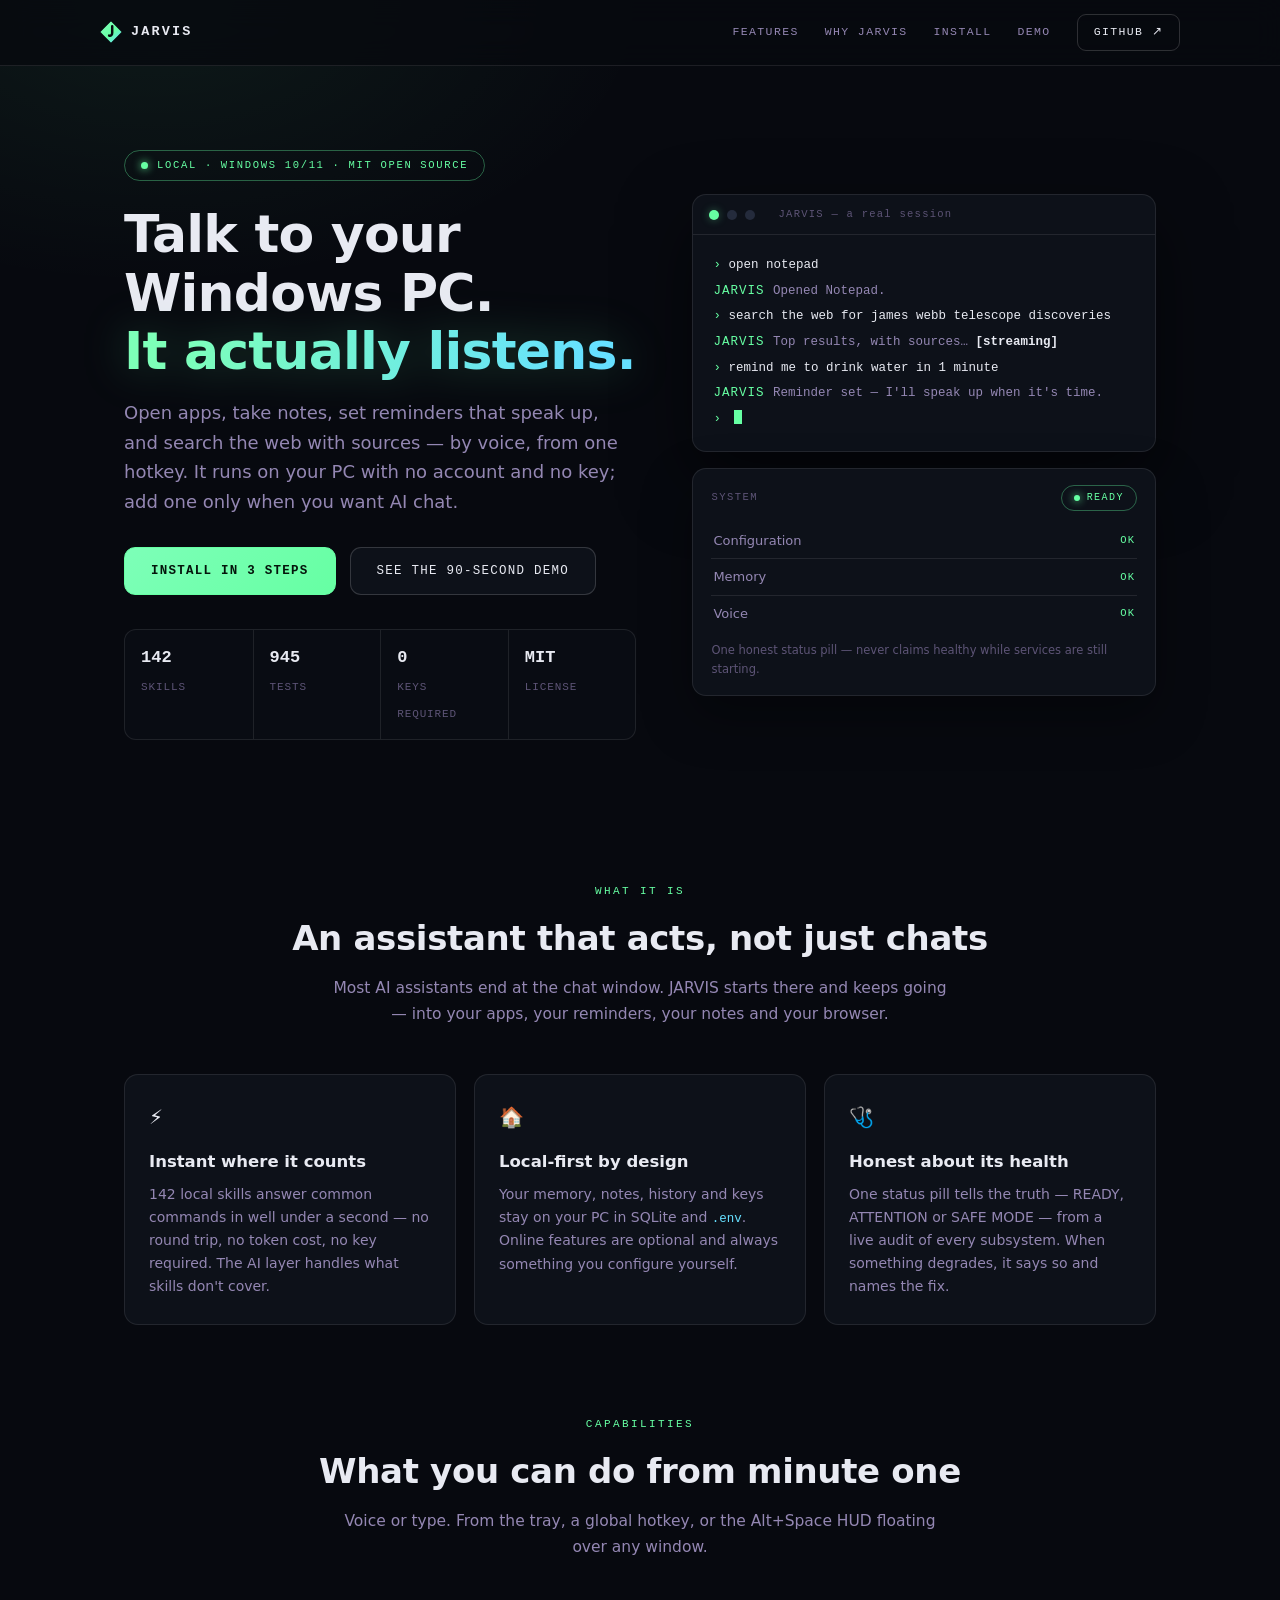
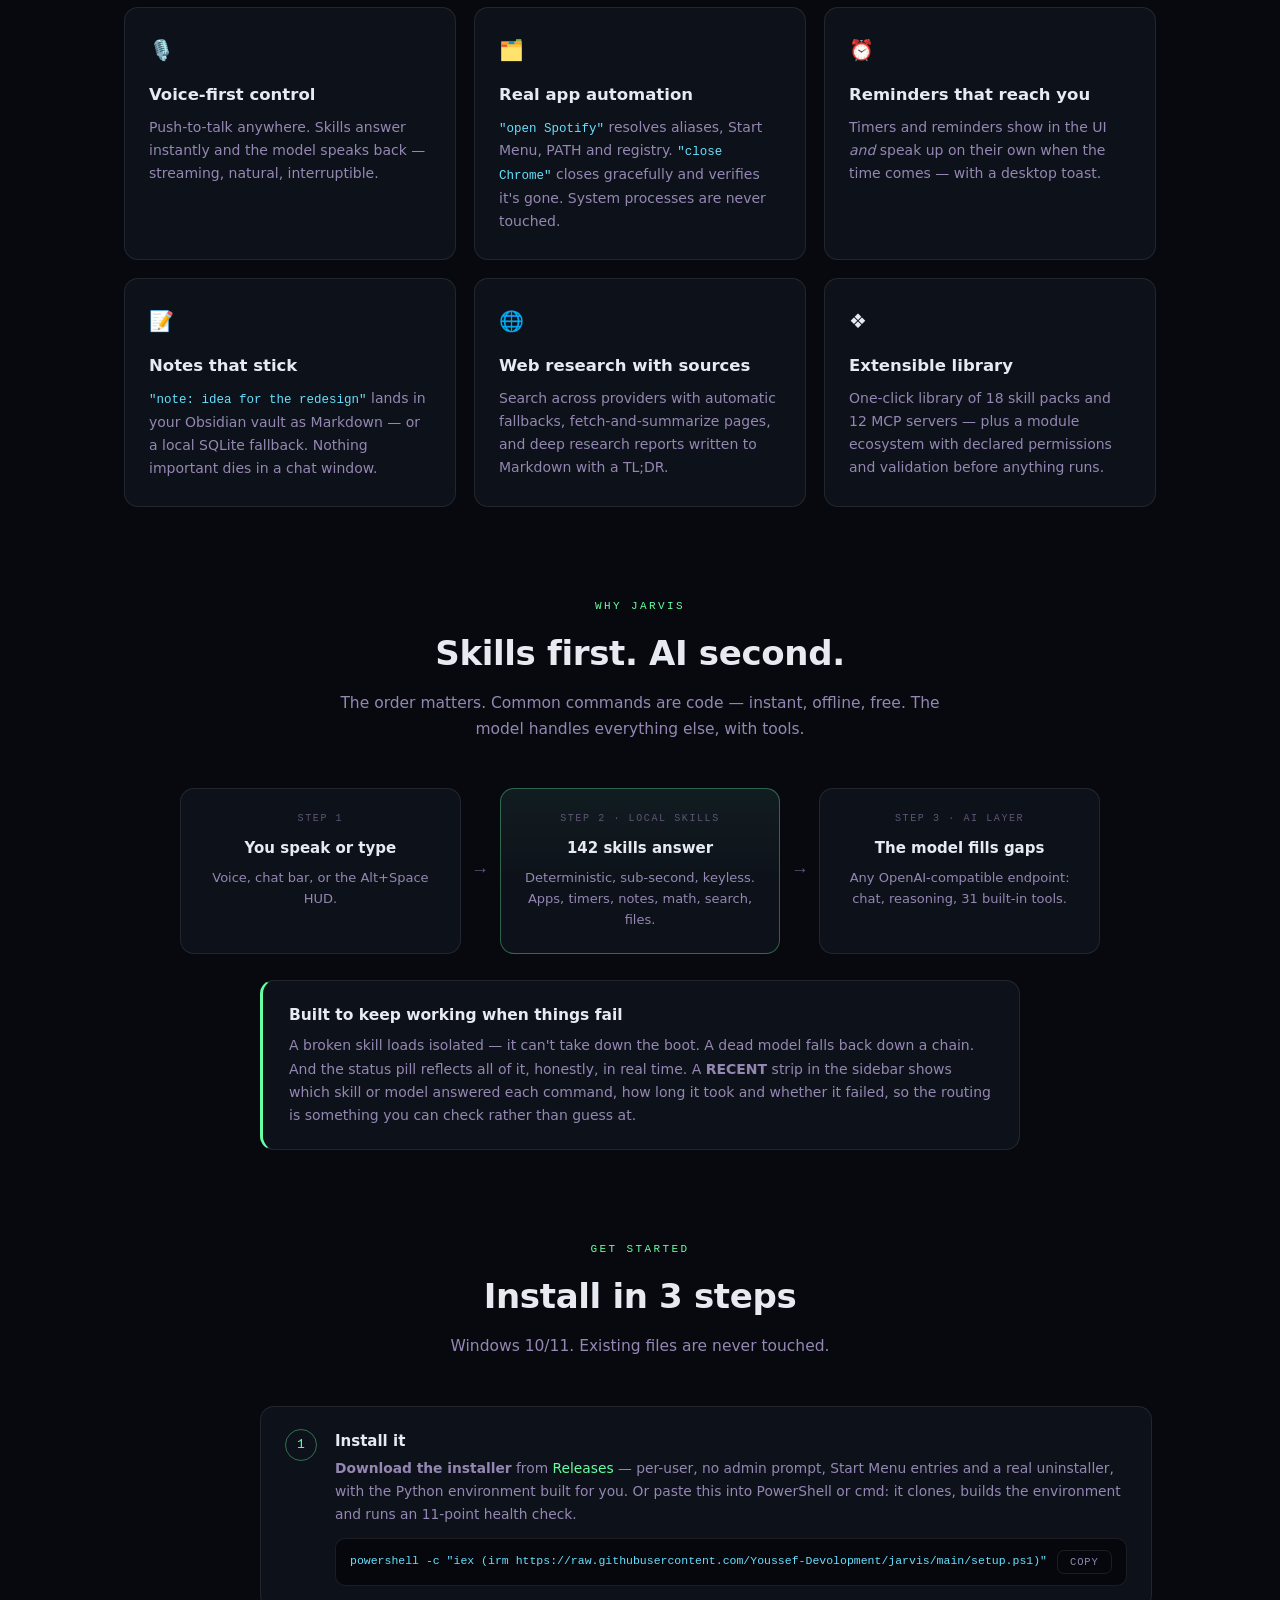
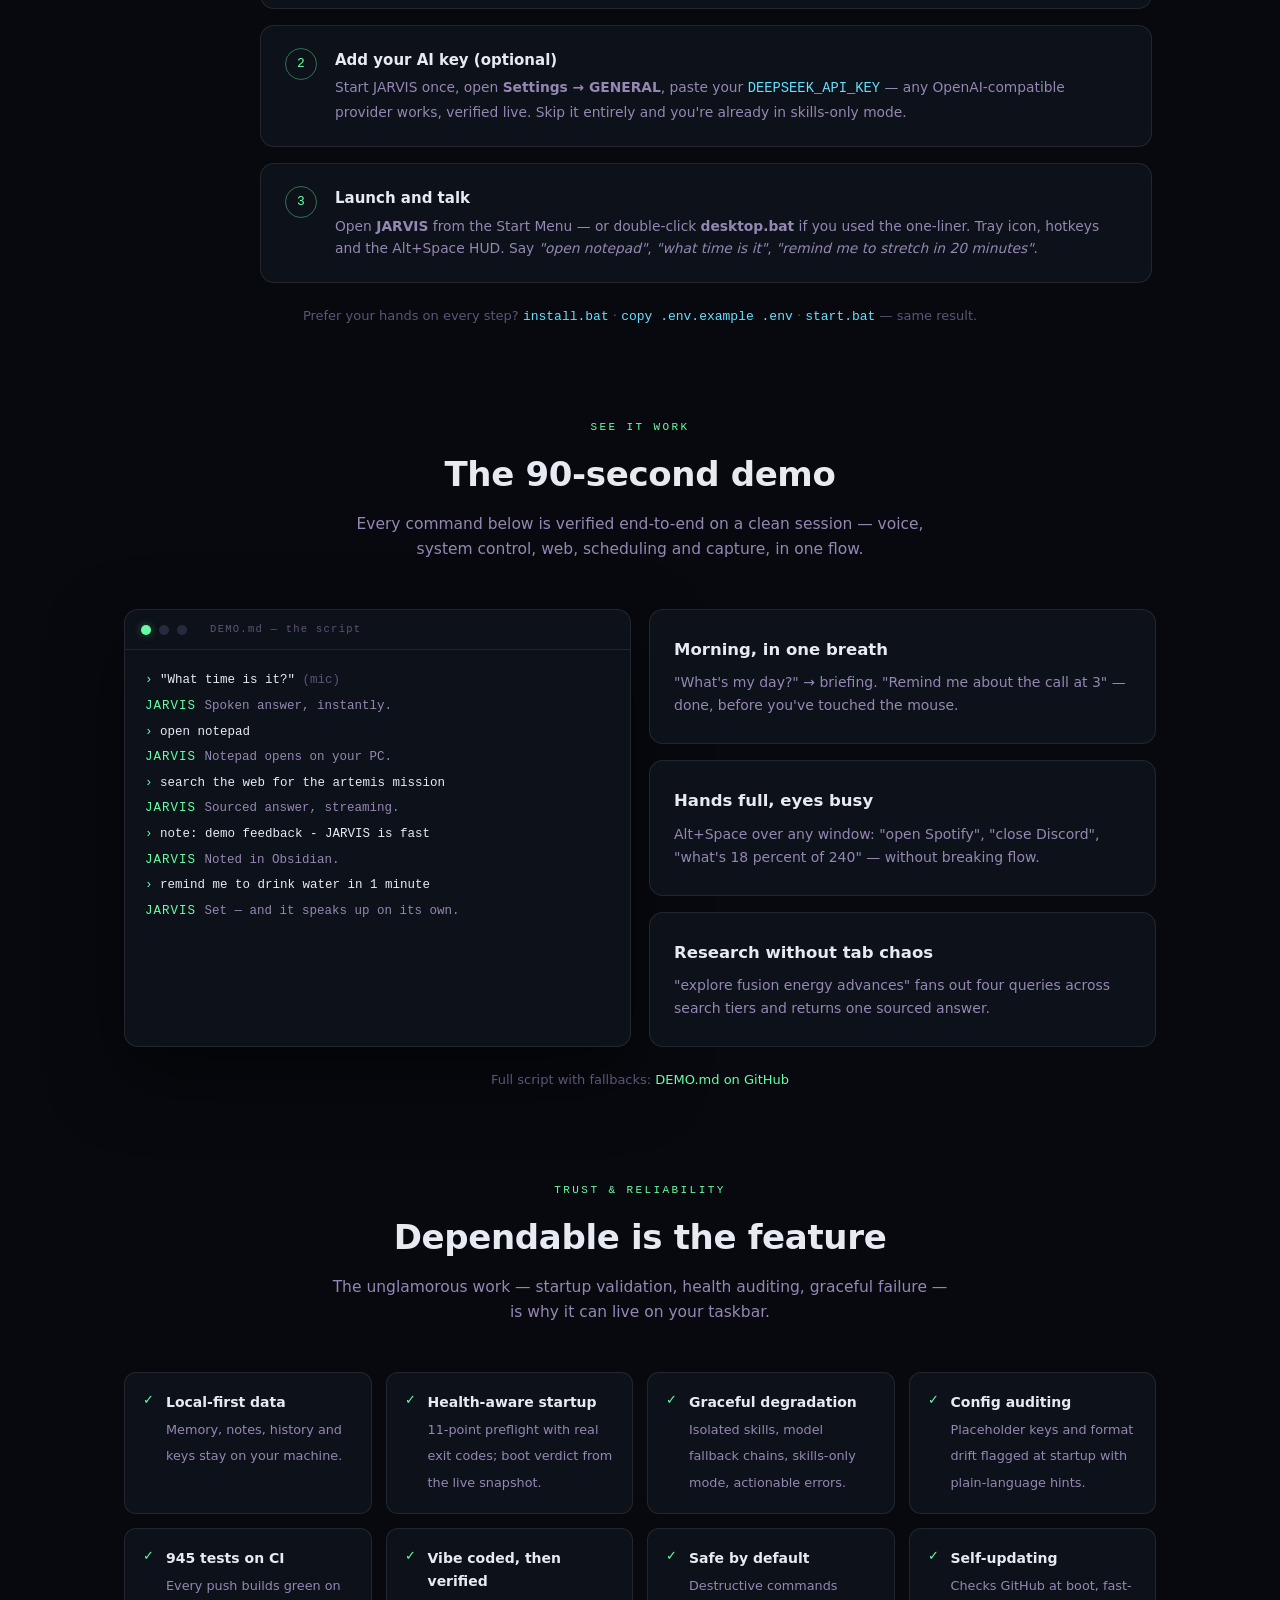
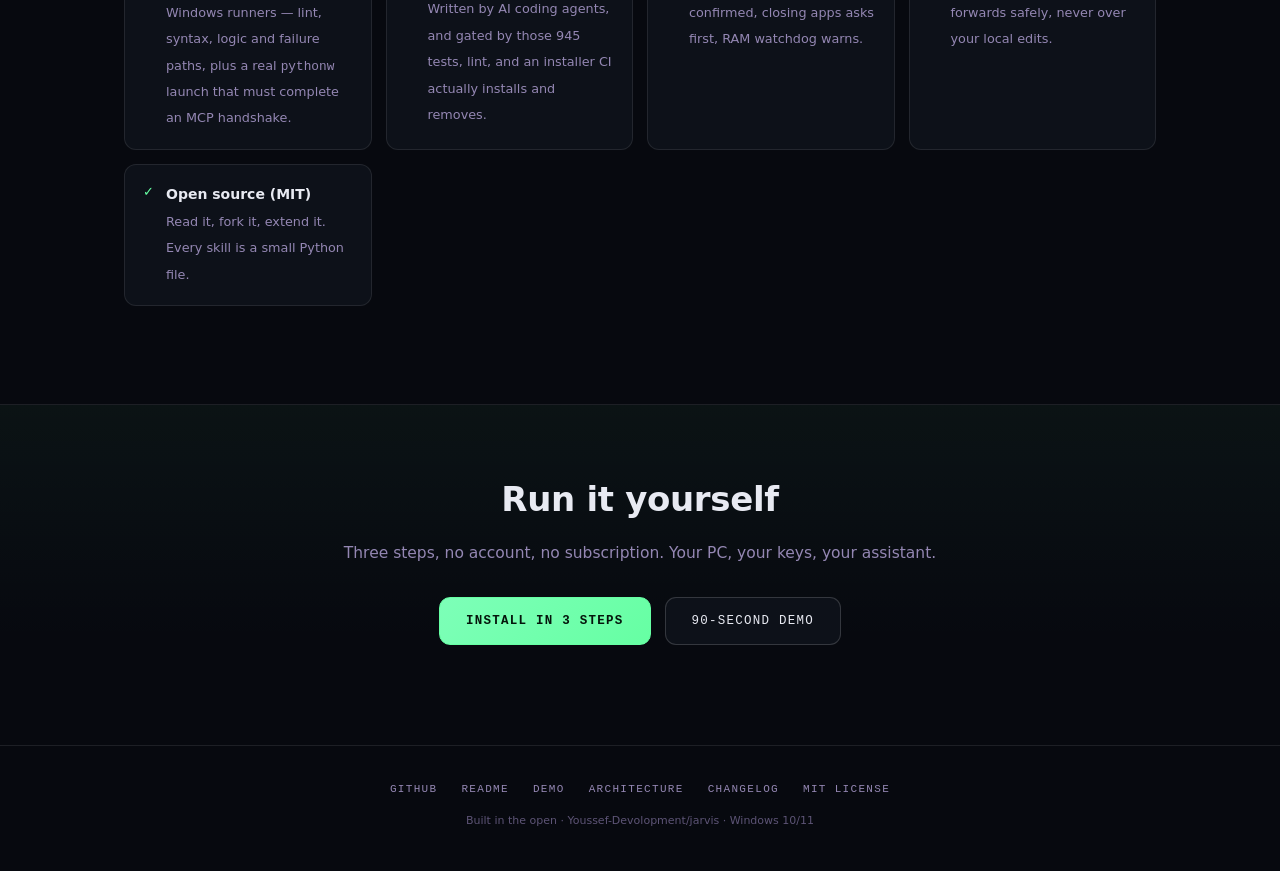
<file: docs/index.html>
<!doctype html>
<html lang="en">
<head>
<meta charset="utf-8">
<meta name="viewport" content="width=device-width, initial-scale=1">
<title>JARVIS — talk to your Windows PC</title>
<meta name="description" content="JARVIS is a voice-first assistant for Windows that lives on your machine: open apps, capture notes, search the web, and set reminders that speak up — in plain English, local-first, open source.">
<meta name="theme-color" content="#07090f">
<meta property="og:type" content="website">
<meta property="og:title" content="JARVIS — talk to your Windows PC">
<meta property="og:description" content="A voice-first, local-first AI assistant for Windows. Skills answer instantly; AI fills the gaps; health is always honest.">
<link rel="icon" type="image/svg+xml" href="favicon.svg">
<link rel="stylesheet" href="styles.css">
</head>
<body>

<!-- ── nav ─────────────────────────────────────────────── -->
<nav class="nav">
  <div class="wrap nav-inner">
    <a class="brand" href="#"><img src="favicon.svg" alt="">JARVIS</a>
    <div class="nav-links">
      <a href="#features">FEATURES</a>
      <a href="#why">WHY JARVIS</a>
      <a href="#install">INSTALL</a>
      <a href="#demo">DEMO</a>
      <a class="nav-cta" href="https://github.com/Youssef-Devolopment/jarvis">GITHUB ↗</a>
    </div>
  </div>
</nav>

<!-- ── 1 · hero ────────────────────────────────────────── -->
<header class="hero">
  <div class="wrap hero-grid">
    <div>
      <span class="pill"><span class="dot"></span> LOCAL · WINDOWS 10/11 · MIT OPEN SOURCE</span>
      <h1>Talk to your Windows PC.<br><em>It actually listens.</em></h1>
      <p class="sub">Open apps, take notes, set reminders that speak up,
        and search the web with sources — by voice, from one hotkey.
        It runs on your PC with no account and no key; add one only
        when you want AI chat.</p>
      <div class="hero-cta">
        <a class="btn btn-primary" href="#install">INSTALL IN 3 STEPS</a>
        <a class="btn" href="https://github.com/Youssef-Devolopment/jarvis/blob/main/DEMO.md">SEE THE 90-SECOND DEMO</a>
      </div>
      <div class="stats">
        <div class="stat"><b>142</b><span>skills</span></div>
        <div class="stat"><b>945</b><span>tests</span></div>
        <div class="stat"><b>0</b><span>keys required</span></div>
        <div class="stat"><b>MIT</b><span>license</span></div>
      </div>
    </div>
    <div class="stack">
      <div class="terminal" aria-label="Example session">
        <div class="term-bar"><i class="g"></i><i></i><i></i>&nbsp; JARVIS — a real session</div>
        <div class="term-body">
          <div class="u">open notepad</div>
          <div class="j">Opened Notepad.</div>
          <div class="u">search the web for james webb telescope discoveries</div>
          <div class="j">Top results, with sources… <b>[streaming]</b></div>
          <div class="u">remind me to drink water in 1 minute</div>
          <div class="j">Reminder set — I'll speak up when it's time.</div>
          <div class="u"><span class="cursor" aria-hidden="true"></span></div>
        </div>
      </div>
      <div class="status-card" aria-label="System health example">
        <div class="status-head"><span>SYSTEM</span>
          <span class="status-pill"><span class="dot"></span>READY</span></div>
        <div class="status-row"><span>Configuration</span><span class="ok">OK</span></div>
        <div class="status-row"><span>Memory</span><span class="ok">OK</span></div>
        <div class="status-row"><span>Voice</span><span class="ok">OK</span></div>
        <div class="status-note">One honest status pill — never claims healthy
          while services are still starting.</div>
      </div>
    </div>
  </div>
</header>

<!-- ── 2 · value proposition ───────────────────────────── -->
<section id="value">
  <div class="wrap">
    <p class="eyebrow">WHAT IT IS</p>
    <h2>An assistant that acts, not just chats</h2>
    <p class="lede">Most AI assistants end at the chat window. JARVIS starts
      there and keeps going — into your apps, your reminders, your notes and
      your browser.</p>
    <div class="cards cards-3">
      <div class="card">
        <span class="glyph">⚡</span>
        <h3>Instant where it counts</h3>
        <p>142 local skills answer common commands in well under a
          second — no round trip, no token cost, no key required. The AI
          layer handles what skills don't cover.</p>
      </div>
      <div class="card">
        <span class="glyph">🏠</span>
        <h3>Local-first by design</h3>
        <p>Your memory, notes, history and keys stay on your PC in SQLite
          and <code>.env</code>. Online features are optional and always
          something you configure yourself.</p>
      </div>
      <div class="card">
        <span class="glyph">🩺</span>
        <h3>Honest about its health</h3>
        <p>One status pill tells the truth — READY, ATTENTION or SAFE MODE —
          from a live audit of every subsystem. When something degrades, it
          says so and names the fix.</p>
      </div>
    </div>
  </div>
</section>

<!-- ── 3 · core features ───────────────────────────────── -->
<section id="features">
  <div class="wrap">
    <p class="eyebrow">CAPABILITIES</p>
    <h2>What you can do from minute one</h2>
    <p class="lede">Voice or type. From the tray, a global hotkey, or the
      Alt+Space HUD floating over any window.</p>
    <div class="cards cards-3">
      <div class="card">
        <span class="glyph">🎙️</span>
        <h3>Voice-first control</h3>
        <p>Push-to-talk anywhere. Skills answer instantly and the model
          speaks back — streaming, natural, interruptible.</p>
      </div>
      <div class="card">
        <span class="glyph">🗂️</span>
        <h3>Real app automation</h3>
        <p><code>"open Spotify"</code> resolves aliases, Start Menu, PATH and
          registry. <code>"close Chrome"</code> closes gracefully and verifies
          it's gone. System processes are never touched.</p>
      </div>
      <div class="card">
        <span class="glyph">⏰</span>
        <h3>Reminders that reach you</h3>
        <p>Timers and reminders show in the UI <em>and</em> speak up on their
          own when the time comes — with a desktop toast.</p>
      </div>
      <div class="card">
        <span class="glyph">📝</span>
        <h3>Notes that stick</h3>
        <p><code>"note: idea for the redesign"</code> lands in your Obsidian
          vault as Markdown — or a local SQLite fallback. Nothing important
          dies in a chat window.</p>
      </div>
      <div class="card">
        <span class="glyph">🌐</span>
        <h3>Web research with sources</h3>
        <p>Search across providers with automatic fallbacks,
          fetch-and-summarize pages, and deep research reports written
          to Markdown with a TL;DR.</p>
      </div>
      <div class="card">
        <span class="glyph">❖</span>
        <h3>Extensible library</h3>
        <p>One-click library of 18 skill packs and 12 MCP servers —
          plus a module ecosystem with declared permissions and
          validation before anything runs.</p>
      </div>
    </div>
  </div>
</section>

<!-- ── 4 · why it is different ─────────────────────────── -->
<section id="why">
  <div class="wrap">
    <p class="eyebrow">WHY JARVIS</p>
    <h2>Skills first. AI second.</h2>
    <p class="lede">The order matters. Common commands are code — instant,
      offline, free. The model handles everything else, with tools.</p>
    <div class="flow">
      <div class="flow-step">
        <span class="tag">STEP 1</span>
        <h4>You speak or type</h4>
        <p>Voice, chat bar, or the Alt+Space HUD.</p>
      </div>
      <div class="flow-arrow" aria-hidden="true">→</div>
      <div class="flow-step hl">
        <span class="tag">STEP 2 · LOCAL SKILLS</span>
        <h4>142 skills answer</h4>
        <p>Deterministic, sub-second, keyless. Apps, timers, notes, math,
          search, files.</p>
      </div>
      <div class="flow-arrow" aria-hidden="true">→</div>
      <div class="flow-step">
        <span class="tag">STEP 3 · AI LAYER</span>
        <h4>The model fills gaps</h4>
        <p>Any OpenAI-compatible endpoint: chat, reasoning, 31 built-in
          tools.</p>
      </div>
    </div>
    <div class="honest">
      <h3>Built to keep working when things fail</h3>
      <p>A broken skill loads isolated — it can't take down the boot. A
        dead model falls back down a chain. And the status pill reflects
        all of it, honestly, in real time. A <b>RECENT</b> strip in the
        sidebar shows which skill or model answered each command, how
        long it took and whether it failed, so the routing is something
        you can check rather than guess at.</p>
    </div>
  </div>
</section>

<!-- ── 5 · quick install ───────────────────────────────── -->
<section id="install">
  <div class="wrap">
    <p class="eyebrow">GET STARTED</p>
    <h2>Install in 3 steps</h2>
    <p class="lede">Windows 10/11. Existing files are never touched.</p>
    <div class="steps">
      <div class="step">
        <div>
          <h3>Install it</h3>
          <p><b>Download the installer</b> from
            <a href="https://github.com/Youssef-Devolopment/jarvis/releases">Releases</a>
            — per-user, no admin prompt, Start Menu entries and a real
            uninstaller, with the Python environment built for you. Or paste
            this into PowerShell or cmd: it clones, builds the environment and
            runs an 11-point health check.</p>
          <div class="cmdrow">
            <code id="c1">powershell -c "iex (irm https://raw.githubusercontent.com/Youssef-Devolopment/jarvis/main/setup.ps1)"</code>
            <button class="copy" data-copy="c1">COPY</button>
          </div>
        </div>
      </div>
      <div class="step">
        <div>
          <h3>Add your AI key (optional)</h3>
          <p>Start JARVIS once, open <b>Settings → GENERAL</b>, paste your
            <code style="font-family:var(--mono);color:var(--cyan)">DEEPSEEK_API_KEY</code>
            — any OpenAI-compatible provider works, verified live. Skip it
            entirely and you're already in skills-only mode.</p>
        </div>
      </div>
      <div class="step">
        <div>
          <h3>Launch and talk</h3>
          <p>Open <b>JARVIS</b> from the Start Menu — or double-click
            <b>desktop.bat</b> if you used the one-liner. Tray icon, hotkeys
            and the Alt+Space HUD. Say <i>"open notepad"</i>,
            <i>"what time is it"</i>, <i>"remind me to stretch in 20
            minutes"</i>.</p>
        </div>
      </div>
    </div>
    <p class="install-note">Prefer your hands on every step?
      <code style="font-family:var(--mono);color:var(--cyan)">install.bat</code>
      · <code style="font-family:var(--mono);color:var(--cyan)">copy .env.example .env</code>
      · <code style="font-family:var(--mono);color:var(--cyan)">start.bat</code> — same result.</p>
  </div>
</section>

<!-- ── 6 · demo / use cases ────────────────────────────── -->
<section id="demo">
  <div class="wrap">
    <p class="eyebrow">SEE IT WORK</p>
    <h2>The 90-second demo</h2>
    <p class="lede">Every command below is verified end-to-end on a clean
      session — voice, system control, web, scheduling and capture, in one
      flow.</p>
    <div class="cards cards-2">
      <div class="terminal" aria-label="Demo script">
        <div class="term-bar"><i class="g"></i><i></i><i></i>&nbsp; DEMO.md — the script</div>
        <div class="term-body">
          <div class="u">"What time is it?" <span style="color:var(--faint)">(mic)</span></div>
          <div class="j">Spoken answer, instantly.</div>
          <div class="u">open notepad</div>
          <div class="j">Notepad opens on your PC.</div>
          <div class="u">search the web for the artemis mission</div>
          <div class="j">Sourced answer, streaming.</div>
          <div class="u">note: demo feedback - JARVIS is fast</div>
          <div class="j">Noted in Obsidian.</div>
          <div class="u">remind me to drink water in 1 minute</div>
          <div class="j">Set — and it speaks up on its own.</div>
        </div>
      </div>
      <div class="stack">
        <div class="card">
          <h3>Morning, in one breath</h3>
          <p>"What's my day?" → briefing. "Remind me about the call at 3" —
            done, before you've touched the mouse.</p>
        </div>
        <div class="card">
          <h3>Hands full, eyes busy</h3>
          <p>Alt+Space over any window: "open Spotify", "close Discord",
            "what's 18 percent of 240" — without breaking flow.</p>
        </div>
        <div class="card">
          <h3>Research without tab chaos</h3>
          <p>"explore fusion energy advances" fans out four queries across
            search tiers and returns one sourced answer.</p>
        </div>
      </div>
    </div>
    <p class="install-note">Full script with fallbacks:
      <a href="https://github.com/Youssef-Devolopment/jarvis/blob/main/DEMO.md">DEMO.md on GitHub</a></p>
  </div>
</section>

<!-- ── 7 · trust / reliability ─────────────────────────── -->
<section id="trust">
  <div class="wrap">
    <p class="eyebrow">TRUST &amp; RELIABILITY</p>
    <h2>Dependable is the feature</h2>
    <p class="lede">The unglamorous work — startup validation, health
      auditing, graceful failure — is why it can live on your taskbar.</p>
    <div class="trust">
      <div class="trust-item"><span class="tick">✓</span><div>
        <b>Local-first data</b><span>Memory, notes, history and keys stay on
        your machine.</span></div></div>
      <div class="trust-item"><span class="tick">✓</span><div>
        <b>Health-aware startup</b><span>11-point preflight with real exit
        codes; boot verdict from the live snapshot.</span></div></div>
      <div class="trust-item"><span class="tick">✓</span><div>
        <b>Graceful degradation</b><span>Isolated skills, model fallback
        chains, skills-only mode, actionable errors.</span></div></div>
      <div class="trust-item"><span class="tick">✓</span><div>
        <b>Config auditing</b><span>Placeholder keys and format drift
        flagged at startup with plain-language hints.</span></div></div>
      <div class="trust-item"><span class="tick">✓</span><div>
        <b>945 tests on CI</b><span>Every push builds green on Windows
          runners — lint, syntax, logic and failure paths, plus a real
          <code>pythonw</code> launch that must complete an MCP
          handshake.</span></div></div>
      <div class="trust-item"><span class="tick">✓</span><div>
        <b>Vibe coded, then verified</b><span>Written by AI coding
          agents, and gated by those 945 tests, lint, and an installer
          CI actually installs and removes.</span></div></div>
      <div class="trust-item"><span class="tick">✓</span><div>
        <b>Safe by default</b><span>Destructive commands confirmed, closing
          apps asks first, RAM watchdog warns.</span></div></div>
      <div class="trust-item"><span class="tick">✓</span><div>
        <b>Self-updating</b><span>Checks GitHub at boot, fast-forwards
          safely, never over your local edits.</span></div></div>
      <div class="trust-item"><span class="tick">✓</span><div>
        <b>Open source (MIT)</b><span>Read it, fork it, extend it. Every
          skill is a small Python file.</span></div></div>
    </div>
  </div>
</section>

<!-- ── 8 · CTA band ────────────────────────────────────── -->
<div class="cta-band">
  <div class="wrap">
    <h2>Run it yourself</h2>
    <p class="lede">Three steps, no account, no subscription. Your PC, your
      keys, your assistant.</p>
    <div class="hero-cta" style="justify-content:center">
      <a class="btn btn-primary" href="#install">INSTALL IN 3 STEPS</a>
      <a class="btn" href="https://github.com/Youssef-Devolopment/jarvis/blob/main/DEMO.md">90-SECOND DEMO</a>
    </div>
  </div>
</div>

<!-- ── 9 · footer ──────────────────────────────────────── -->
<footer>
  <div class="wrap">
    <div class="links">
      <a href="https://github.com/Youssef-Devolopment/jarvis">GITHUB</a>
      <a href="https://github.com/Youssef-Devolopment/jarvis/blob/main/README.md">README</a>
      <a href="https://github.com/Youssef-Devolopment/jarvis/blob/main/DEMO.md">DEMO</a>
      <a href="https://github.com/Youssef-Devolopment/jarvis/blob/main/ARCHITECTURE.md">ARCHITECTURE</a>
      <a href="https://github.com/Youssef-Devolopment/jarvis/blob/main/CHANGELOG.md">CHANGELOG</a>
      <a href="https://github.com/Youssef-Devolopment/jarvis/blob/main/LICENSE">MIT LICENSE</a>
    </div>
    <div class="fine">Built in the open · Youssef-Devolopment/jarvis ·
      Windows 10/11</div>
  </div>
</footer>

<script>
  document.querySelectorAll('.copy').forEach(function(b){
    b.addEventListener('click',function(){
      var el=document.getElementById(b.getAttribute('data-copy'));
      if(!el)return;
      navigator.clipboard.writeText(el.textContent).then(function(){
        var t=b.textContent;b.textContent='COPIED';
        setTimeout(function(){b.textContent=t;},1200);
      }).catch(function(){});
    });
  });
</script>
</body>
</html>
</file>
<file: docs/styles.css>
/* JARVIS — landing page design system
   Dark, premium, dependency-free. Tokens mirror the app UI
   (static/css/style.css) so the brand reads the same everywhere. */

:root{
  --bg:#07090f;
  --bg-soft:#0a0e17;
  --panel:#0d1119;
  --panel-2:#111623;
  --text:#e8eaf2;
  --dim:#9487b3;
  --faint:#5d5476;
  --line:rgba(255,255,255,.09);
  --line-strong:rgba(255,255,255,.16);
  --accent:#66ffa3;
  --accent-hi:#7dffb8;
  --cyan:#66e0ff;
  --amber:#ffb84d;
  --glow:rgba(102,255,163,.35);
  --mono:"Cascadia Code","Cascadia Mono",Consolas,"SF Mono",ui-monospace,monospace;
  --sans:"Segoe UI",system-ui,-apple-system,"Helvetica Neue",Arial,sans-serif;
  --radius:14px;
  --ease:cubic-bezier(.22,.61,.36,1);
}

*{box-sizing:border-box;margin:0;padding:0}
html{scroll-behavior:smooth}
body{
  background:var(--bg);color:var(--text);font-family:var(--sans);
  line-height:1.65;-webkit-font-smoothing:antialiased;
  background-image:
    radial-gradient(1100px 520px at 78% -6%,rgba(102,224,255,.05),transparent 55%),
    radial-gradient(900px 520px at 12% 0%,rgba(102,255,163,.07),transparent 55%);
  background-repeat:no-repeat;
}
img{max-width:100%;display:block}
a{color:var(--accent);text-decoration:none}
a:hover{text-decoration:underline}
.wrap{max-width:1080px;margin:0 auto;padding:0 24px}

/* ── nav ─────────────────────────────────────────────── */
.nav{
  position:sticky;top:0;z-index:50;
  background:rgba(7,9,15,.78);backdrop-filter:blur(14px);
  -webkit-backdrop-filter:blur(14px);
  border-bottom:1px solid var(--line);
}
.nav-inner{display:flex;justify-content:space-between;align-items:center;
  padding:14px 0;gap:18px}
.brand{display:flex;align-items:center;gap:9px;color:var(--text);
  font-family:var(--mono);font-size:13.5px;font-weight:700;
  letter-spacing:.16em;text-decoration:none}
.brand:hover{text-decoration:none;color:var(--accent)}
.brand img{width:22px;height:22px}
.nav-links{display:flex;align-items:center;gap:26px;font-family:var(--mono);
  font-size:11.5px;letter-spacing:.12em}
.nav-links a{color:var(--dim)}
.nav-links a:hover{color:var(--accent);text-decoration:none}
.nav-cta{
  border:1px solid var(--line-strong);border-radius:9px;
  padding:8px 16px;color:var(--text)!important;
  transition:all .2s var(--ease);
}
.nav-cta:hover{border-color:var(--accent);color:var(--accent)!important;
  box-shadow:0 0 18px var(--glow)}

/* ── buttons ─────────────────────────────────────────── */
.btn{display:inline-block;border-radius:11px;padding:13px 26px;
  font-family:var(--mono);font-size:12.5px;letter-spacing:.1em;
  cursor:pointer;border:1px solid var(--line-strong);color:var(--text);
  background:var(--panel);transition:all .2s var(--ease);text-decoration:none}
.btn:hover{border-color:var(--accent);color:var(--accent);
  box-shadow:0 0 22px var(--glow);text-decoration:none}
.btn-primary{background:linear-gradient(135deg,var(--accent-hi),var(--accent));
  color:#04140b;border-color:var(--accent);font-weight:700}
.btn-primary:hover{color:#04140b;
  box-shadow:0 6px 30px rgba(102,255,163,.35);transform:translateY(-1px)}

/* ── hero ────────────────────────────────────────────── */
.hero{padding:84px 0 64px}
.hero-grid{display:grid;grid-template-columns:1.05fr .95fr;
  gap:56px;align-items:center}
.pill{display:inline-flex;align-items:center;gap:9px;
  border:1px solid rgba(102,255,163,.35);border-radius:999px;
  padding:6px 16px;font-family:var(--mono);font-size:10.5px;
  letter-spacing:.16em;color:var(--accent);margin-bottom:24px}
.pill .dot{width:7px;height:7px;border-radius:50%;background:var(--accent);
  box-shadow:0 0 9px var(--accent);animation:blink 1.7s ease-in-out infinite}
@keyframes blink{50%{opacity:.3}}
h1{font-size:clamp(34px,5.2vw,52px);line-height:1.12;font-weight:800;
  letter-spacing:-.015em;margin-bottom:18px}
h1 em{font-style:normal;
  background:linear-gradient(100deg,var(--accent-hi) 10%,var(--cyan) 90%);
  -webkit-background-clip:text;background-clip:text;
  -webkit-text-fill-color:transparent;
  filter:drop-shadow(0 0 22px rgba(102,255,163,.25))}
.sub{color:var(--dim);font-size:clamp(15.5px,2vw,18px);
  max-width:540px;margin-bottom:30px}
.hero-cta{display:flex;gap:14px;flex-wrap:wrap;margin-bottom:34px}
.stats{display:flex;gap:0;flex-wrap:wrap;border:1px solid var(--line);
  border-radius:12px;overflow:hidden;max-width:560px;background:rgba(13,17,25,.5)}
.stat{flex:1 1 25%;padding:14px 16px;min-width:120px}
.stat+.stat{border-left:1px solid var(--line)}
.stat b{display:block;font-family:var(--mono);font-size:17px;
  color:var(--text);font-weight:700}
.stat span{font-size:11px;color:var(--faint);letter-spacing:.08em;
  text-transform:uppercase;font-family:var(--mono)}

/* ── terminal + status cards ─────────────────────────── */
.stack{display:flex;flex-direction:column;gap:16px}
.terminal{background:var(--panel);border:1px solid var(--line);
  border-radius:var(--radius);overflow:hidden;
  box-shadow:0 28px 70px rgba(0,0,0,.5)}
.term-bar{display:flex;align-items:center;gap:8px;padding:11px 16px;
  border-bottom:1px solid var(--line);font-family:var(--mono);
  font-size:10.5px;color:var(--faint);letter-spacing:.12em}
.term-bar i{width:10px;height:10px;border-radius:50%;
  background:#242b3c;display:inline-block}
.term-bar i.g{background:var(--accent);box-shadow:0 0 8px var(--glow)}
.term-body{padding:18px 20px;font-family:var(--mono);font-size:12.5px;
  line-height:2.05}
.term-body .u{color:var(--text)}
.term-body .u::before{content:"› ";color:var(--accent)}
.term-body .j{color:var(--dim)}
.term-body .j::before{content:"JARVIS  ";color:var(--accent);letter-spacing:.08em}
.term-body .j b{color:var(--text);font-weight:600}
.cursor{display:inline-block;width:8px;height:14px;
  background:var(--accent);vertical-align:-2px;margin-left:6px;
  animation:blink 1.1s steps(1) infinite}

.status-card{background:var(--panel);border:1px solid var(--line);
  border-radius:var(--radius);padding:16px 18px;
  box-shadow:0 20px 50px rgba(0,0,0,.35)}
.status-head{display:flex;justify-content:space-between;align-items:center;
  font-family:var(--mono);font-size:10.5px;letter-spacing:.14em;
  color:var(--faint);margin-bottom:12px}
.status-pill{display:inline-flex;align-items:center;gap:7px;
  border:1px solid rgba(102,255,163,.35);border-radius:999px;
  padding:4px 12px;color:var(--accent);font-size:10px}
.status-pill .dot{width:6px;height:6px;border-radius:50%;
  background:var(--accent);box-shadow:0 0 8px var(--accent)}
.status-row{display:flex;justify-content:space-between;align-items:center;
  padding:7px 2px;font-size:13px;color:var(--dim)}
.status-row+.status-row{border-top:1px solid var(--line)}
.status-row .ok{color:var(--accent);font-family:var(--mono);font-size:10.5px;
  letter-spacing:.1em}
.status-note{margin-top:10px;font-size:11.5px;color:var(--faint)}

/* ── sections ────────────────────────────────────────── */
section{padding:78px 0 12px}
.eyebrow{font-family:var(--mono);font-size:11px;letter-spacing:.22em;
  color:var(--accent);text-align:center;margin-bottom:10px}
h2{font-size:clamp(24px,3.6vw,34px);text-align:center;margin-bottom:10px;
  letter-spacing:-.01em}
.lede{color:var(--dim);text-align:center;max-width:620px;
  margin:0 auto 46px;font-size:15.5px}

.cards{display:grid;gap:18px}
.cards-3{grid-template-columns:repeat(auto-fit,minmax(270px,1fr))}
.cards-2{grid-template-columns:repeat(auto-fit,minmax(320px,1fr))}
.card{background:var(--panel);border:1px solid var(--line);
  border-radius:var(--radius);padding:26px 24px;
  transition:border-color .22s var(--ease),transform .22s var(--ease)}
.card:hover{border-color:rgba(102,255,163,.32);transform:translateY(-2px)}
.card .glyph{font-size:20px;margin-bottom:14px;display:inline-block}
.card h3{font-size:16.5px;margin-bottom:8px}
.card p{color:var(--dim);font-size:14px}
.card p code,.card h3 code{font-family:var(--mono);font-size:12.5px;
  color:var(--cyan)}

/* ── why-different pipeline ──────────────────────────── */
.flow{display:grid;grid-template-columns:1fr auto 1fr auto 1fr;
  gap:14px;align-items:stretch;max-width:920px;margin:0 auto 26px}
.flow-step{background:var(--panel);border:1px solid var(--line);
  border-radius:var(--radius);padding:22px 20px;text-align:center}
.flow-step.hl{border-color:rgba(102,255,163,.35);
  background:linear-gradient(180deg,rgba(102,255,163,.05),transparent 60%),var(--panel)}
.flow-step .tag{font-family:var(--mono);font-size:10px;letter-spacing:.16em;
  color:var(--faint);display:block;margin-bottom:8px}
.flow-step h4{font-size:15px;margin-bottom:6px}
.flow-step p{font-size:13px;color:var(--dim)}
.flow-arrow{align-self:center;color:var(--faint);font-family:var(--mono);
  font-size:18px}
.honest{max-width:760px;margin:0 auto;background:var(--panel);
  border:1px solid var(--line);border-left:3px solid var(--accent);
  border-radius:var(--radius);padding:22px 26px}
.honest h3{font-size:15.5px;margin-bottom:6px}
.honest p{color:var(--dim);font-size:14px}

/* ── install steps ───────────────────────────────────── */
.steps{counter-reset:s;display:grid;gap:16px;max-width:760px;margin:0 auto}
.step{background:var(--panel);border:1px solid var(--line);
  border-radius:var(--radius);padding:22px 24px;display:flex;gap:18px;
  align-items:flex-start}
.step::before{counter-increment:s;content:counter(s);flex:none;
  width:30px;height:30px;border-radius:50%;
  border:1px solid rgba(102,255,163,.4);color:var(--accent);
  display:flex;align-items:center;justify-content:center;
  font-family:var(--mono);font-size:13px}
.step h3{font-size:15px;margin-bottom:4px}
.step p{color:var(--dim);font-size:13.8px}
.cmdrow{display:flex;align-items:center;gap:10px;background:#05070c;
  border:1px solid var(--line);border-radius:10px;padding:11px 14px;
  margin-top:12px}
.cmdrow code{font-family:var(--mono);font-size:11.5px;color:var(--cyan);
  overflow-x:auto;white-space:nowrap;flex:1}
.copy{flex:none;background:transparent;border:1px solid var(--line);
  color:var(--dim);border-radius:7px;padding:5px 12px;cursor:pointer;
  font-family:var(--mono);font-size:10.5px;letter-spacing:.08em;
  transition:all .2s var(--ease)}
.copy:hover{color:var(--accent);border-color:var(--accent)}
.install-note{text-align:center;color:var(--faint);font-size:13px;
  margin-top:22px}

/* ── trust ───────────────────────────────────────────── */
.trust{display:grid;gap:14px;grid-template-columns:repeat(auto-fit,minmax(230px,1fr))}
.trust-item{display:flex;gap:12px;align-items:flex-start;background:var(--panel);
  border:1px solid var(--line);border-radius:12px;padding:18px 18px}
.trust-item .tick{color:var(--accent);font-family:var(--mono);
  flex:none;font-size:13px;line-height:1.5}
.trust-item b{display:block;font-size:14px;margin-bottom:2px}
.trust-item span{color:var(--dim);font-size:12.8px}

/* ── CTA band ────────────────────────────────────────── */
.cta-band{margin:86px 0 0;border-top:1px solid var(--line);
  background:linear-gradient(180deg,rgba(102,255,163,.04),transparent 70%);
  padding:66px 0;text-align:center}
.cta-band h2{margin-bottom:14px}
.cta-band .lede{margin-bottom:30px}

/* ── footer ──────────────────────────────────────────── */
footer{border-top:1px solid var(--line);padding:34px 0 46px;
  text-align:center;color:var(--faint);font-size:12.5px}
footer .links{display:flex;gap:24px;justify-content:center;flex-wrap:wrap;
  margin-bottom:14px;font-family:var(--mono);font-size:11px;letter-spacing:.12em}
footer .links a{color:var(--dim)}
footer .links a:hover{color:var(--accent)}
footer .fine{font-size:11px}

/* ── responsive ──────────────────────────────────────── */
@media (max-width:920px){
  .hero-grid{grid-template-columns:1fr;gap:44px}
  .sub{max-width:none}
  .flow{grid-template-columns:1fr}
  .flow-arrow{transform:rotate(90deg);justify-self:center}
}
@media (max-width:640px){
  .hero{padding:56px 0 40px}
  section{padding:60px 0 8px}
  .nav-links{gap:16px;font-size:10.5px}
  .nav-links a:not(.nav-cta){display:none}
  .stat{flex:1 1 50%;border-left:none!important}
  .stat:nth-child(even){border-left:1px solid var(--line)!important}
  .stat:nth-child(n+3){border-top:1px solid var(--line)}
  .term-body{font-size:11.5px;line-height:1.95}
}
</file>
